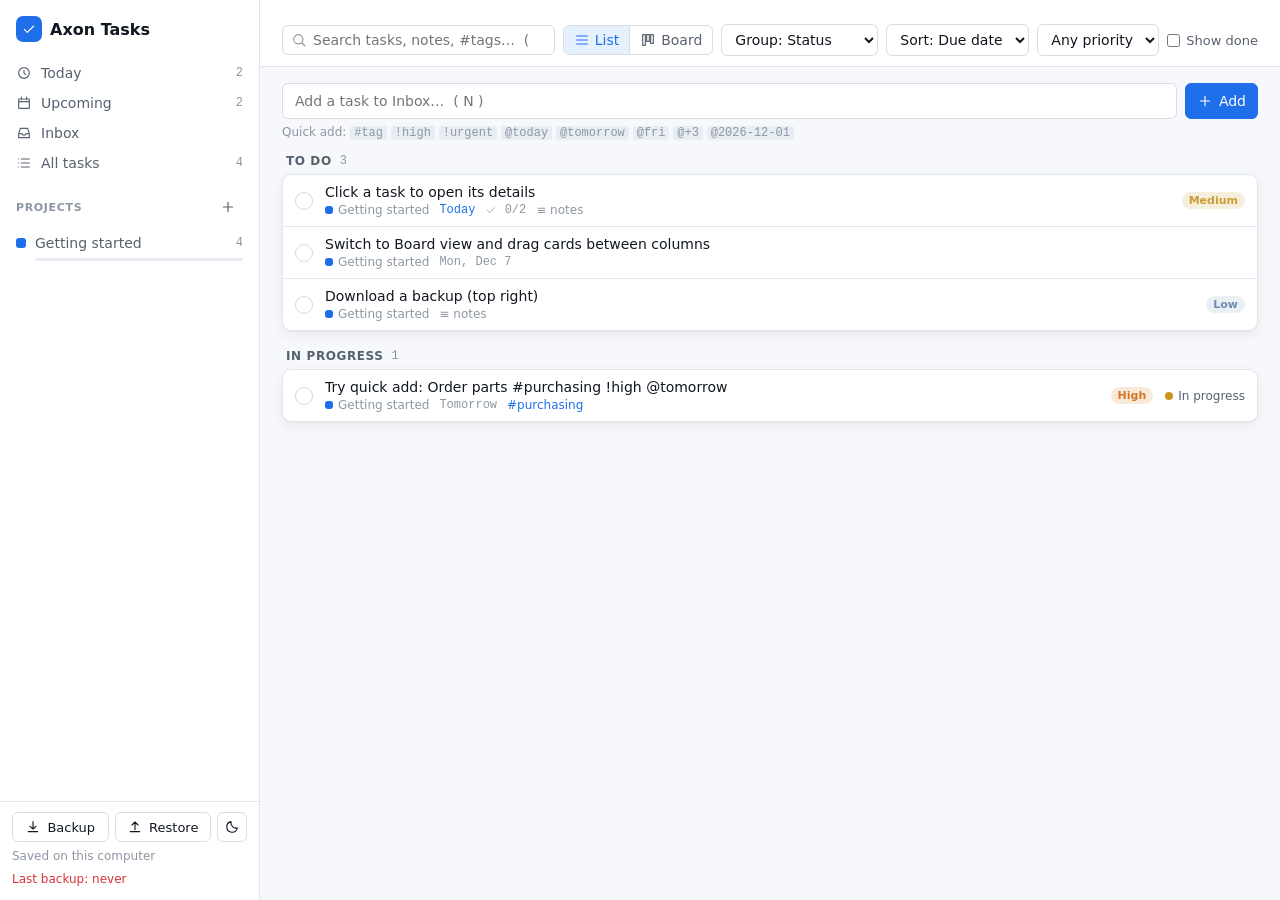
<file: axon-tasks/index.html>
<!DOCTYPE html>
<html lang="en">
<head>
<meta charset="UTF-8">
<meta name="viewport" content="width=device-width, initial-scale=1.0">
<title>Axon Tasks</title>
<!-- Axon Tasks — offline project & task manager.
     One self-contained file: no network, no build step. Data lives in this
     browser's localStorage; use Export backup for a file copy. -->
<style>
/* ============================================
   DATUM DESIGN TOKENS (shared with Axon)
   ============================================ */
:root {
  --bg:#eef2f7; --canvas:#f6f8fb; --surface:#ffffff; --surface-2:#f1f4f8; --surface-3:#e8edf3;
  --border:#e0e6ee; --border-2:#d2dae4;
  --ink:#101720; --ink-2:#56616f; --ink-3:#8d97a4;
  --accent:#1f6feb; --accent-2:#1559c4; --accent-soft:#e7f0fe; --on-accent:#ffffff;
  --ctl:#ffffff; --ctl-border:#d6dde6; --ctl-hover:#f2f5f9;
  --radius:9px; --radius-sm:6px;
  --shadow-card:0 1px 2px rgba(16,23,32,.04), 0 4px 14px rgba(16,23,32,.06);
  --shadow-pop:0 8px 30px rgba(16,23,32,.14);
  --font-sans:'IBM Plex Sans','Segoe UI',system-ui,-apple-system,Roboto,sans-serif;
  --font-mono:'IBM Plex Mono',Consolas,'Courier New',ui-monospace,monospace;

  --st-todo:#8d97a4;
  --st-doing:oklch(0.70 0.14 80);
  --st-blocked:oklch(0.60 0.20 25);
  --st-done:oklch(0.62 0.14 150);
  --pr-1:#6b8bb3; --pr-2:oklch(0.72 0.13 85); --pr-3:oklch(0.66 0.15 55); --pr-4:oklch(0.60 0.20 25);
  --danger:oklch(0.58 0.20 25);
}
[data-theme="dark"] {
  --bg:#0c1119; --canvas:#0e141d; --surface:#141c28; --surface-2:#1a2433; --surface-3:#22303f;
  --border:#26303f; --border-2:#33445a;
  --ink:#e8eef7; --ink-2:#9aabc1; --ink-3:#65758c;
  --accent:#4f9df3; --accent-2:#75b4f7; --accent-soft:rgba(79,157,243,.14); --on-accent:#08111f;
  --ctl:#1a2433; --ctl-border:#2c3a4d; --ctl-hover:#22303f;
  --shadow-card:0 1px 0 rgba(255,255,255,.03), 0 8px 26px rgba(0,0,0,.45);
  --shadow-pop:0 12px 40px rgba(0,0,0,.6);
  --st-todo:#65758c; --danger:oklch(0.68 0.18 25);
}

* { margin:0; padding:0; box-sizing:border-box; }
html, body { height:100%; }
body { font-family:var(--font-sans); font-size:14px; background:var(--bg); color:var(--ink); overflow:hidden; }
button, input, select, textarea { font:inherit; color:inherit; }
.mono { font-family:var(--font-mono); }
svg.i { width:16px; height:16px; flex:none; vertical-align:middle; }

.app { display:flex; height:100vh; }

/* ---------- sidebar ---------- */
.sidebar { width:260px; flex:none; background:var(--surface); border-right:1px solid var(--border); display:flex; flex-direction:column; min-height:0; }
.brand { display:flex; align-items:center; gap:8px; padding:16px 16px 12px; font-weight:700; font-size:16px; }
.brand .logo { width:26px; height:26px; border-radius:7px; background:var(--accent); color:var(--on-accent); display:grid; place-items:center; }
.nav { padding:4px 8px; overflow-y:auto; flex:1; min-height:0; }
.nav-sec { display:flex; align-items:center; justify-content:space-between; padding:14px 8px 6px; font-size:11px; font-weight:600; letter-spacing:.06em; text-transform:uppercase; color:var(--ink-3); }
.nav-item { display:flex; align-items:center; gap:9px; width:100%; padding:7px 8px; border:0; background:none; border-radius:var(--radius-sm); cursor:pointer; text-align:left; color:var(--ink-2); }
.nav-item:hover { background:var(--ctl-hover); color:var(--ink); }
.nav-item.active { background:var(--accent-soft); color:var(--accent); font-weight:500; }
.nav-item .name { flex:1; min-width:0; overflow:hidden; text-overflow:ellipsis; white-space:nowrap; }
.nav-item .count { font-family:var(--font-mono); font-size:12px; color:var(--ink-3); }
.nav-item.active .count { color:var(--accent); }
.nav-item .count.warn { color:var(--danger); }
.dot { width:10px; height:10px; border-radius:3px; flex:none; }
.mini-bar { height:3px; border-radius:2px; background:var(--surface-3); margin:0 8px 4px 27px; overflow:hidden; }
.mini-bar > span { display:block; height:100%; background:var(--st-done); }
.sidebar-foot { border-top:1px solid var(--border); padding:10px 12px 12px; display:flex; flex-direction:column; gap:6px; }
.foot-row { display:flex; gap:6px; }
.foot-note { font-size:12px; color:var(--ink-3); line-height:1.4; }
.foot-note.warn { color:var(--danger); }

/* ---------- controls ---------- */
.btn { display:inline-flex; align-items:center; gap:6px; padding:6px 11px; border:1px solid var(--ctl-border); background:var(--ctl); border-radius:var(--radius-sm); cursor:pointer; white-space:nowrap; }
.btn:hover { background:var(--ctl-hover); }
.btn.primary { background:var(--accent); border-color:var(--accent); color:var(--on-accent); font-weight:500; }
.btn.primary:hover { background:var(--accent-2); border-color:var(--accent-2); }
.btn.ghost { border-color:transparent; background:none; color:var(--ink-2); }
.btn.ghost:hover { background:var(--ctl-hover); color:var(--ink); }
.btn.danger { color:var(--danger); }
.btn.sm { padding:4px 8px; font-size:13px; }
.btn.icon { padding:6px; }
.btn.flex { flex:1; justify-content:center; }
.seg { display:inline-flex; border:1px solid var(--ctl-border); border-radius:var(--radius-sm); overflow:hidden; background:var(--ctl); }
.seg button { border:0; background:none; padding:6px 10px; cursor:pointer; display:inline-flex; align-items:center; gap:5px; color:var(--ink-2); }
.seg button + button { border-left:1px solid var(--ctl-border); }
.seg button.on { background:var(--accent-soft); color:var(--accent); }
.input, select.input, textarea.input { border:1px solid var(--ctl-border); background:var(--ctl); border-radius:var(--radius-sm); padding:6px 9px; outline:none; min-width:0; }
.input:focus { border-color:var(--accent); box-shadow:0 0 0 3px var(--accent-soft); }
textarea.input { resize:vertical; min-height:90px; line-height:1.45; width:100%; }
label.lbl { display:block; font-size:12px; font-weight:500; color:var(--ink-2); margin-bottom:4px; }

/* ---------- main ---------- */
.main { flex:1; min-width:0; display:flex; flex-direction:column; background:var(--canvas); }
.topbar { padding:14px 22px 10px; border-bottom:1px solid var(--border); background:var(--surface); display:flex; flex-direction:column; gap:10px; }
.title-row { display:flex; align-items:center; gap:10px; min-width:0; }
.title-row h1 { font-size:19px; font-weight:600; min-width:0; overflow:hidden; text-overflow:ellipsis; white-space:nowrap; }
.title-row .sub { color:var(--ink-3); font-size:13px; font-family:var(--font-mono); white-space:nowrap; }
.title-row .spacer { flex:1; }
.menu-btn { display:none; }
.proj-desc { color:var(--ink-2); font-size:13px; line-height:1.45; white-space:pre-wrap; }
.progress { display:flex; align-items:center; gap:10px; font-size:12px; color:var(--ink-3); font-family:var(--font-mono); }
.progress .bar { flex:1; max-width:320px; height:6px; border-radius:3px; background:var(--surface-3); overflow:hidden; }
.progress .bar > span { display:block; height:100%; background:var(--st-done); }
.tools { display:flex; flex-wrap:wrap; align-items:center; gap:8px; }
.tools .search { flex:1; min-width:160px; max-width:320px; position:relative; }
.tools .search input { width:100%; padding-left:30px; }
.tools .search svg { position:absolute; left:9px; top:50%; transform:translateY(-50%); color:var(--ink-3); }
.check-lbl { display:inline-flex; align-items:center; gap:6px; font-size:13px; color:var(--ink-2); cursor:pointer; user-select:none; }

.content { flex:1; overflow:auto; padding:16px 22px 40px; min-height:0; }
.quick { display:flex; gap:8px; margin-bottom:14px; }
.quick input { flex:1; padding:9px 12px; }
.hint { font-size:12px; color:var(--ink-3); margin:-8px 0 14px; }
.hint code { font-family:var(--font-mono); background:var(--surface-3); padding:0 4px; border-radius:3px; }

/* list */
.group { margin-bottom:18px; }
.group-h { display:flex; align-items:center; gap:8px; font-size:12px; font-weight:600; text-transform:uppercase; letter-spacing:.05em; color:var(--ink-2); padding:0 4px 6px; }
.group-h .n { font-family:var(--font-mono); color:var(--ink-3); font-weight:400; }
.group-h.overdue { color:var(--danger); }
.rows { background:var(--surface); border:1px solid var(--border); border-radius:var(--radius); box-shadow:var(--shadow-card); overflow:hidden; }
.row { display:flex; align-items:center; gap:12px; padding:9px 12px; cursor:pointer; border-top:1px solid var(--border); }
.row:first-child { border-top:0; }
.row:hover { background:var(--surface-2); }
.row.sel { background:var(--accent-soft); }
.row.done .row-title { color:var(--ink-3); text-decoration:line-through; }
.check { width:18px; height:18px; flex:none; border:1.6px solid var(--border-2); border-radius:50%; background:none; cursor:pointer; display:grid; place-items:center; color:transparent; }
.check:hover { border-color:var(--st-done); color:var(--st-done); }
.check.on { background:var(--st-done); border-color:var(--st-done); color:#fff; }
.check svg { width:12px; height:12px; }
.row-main { flex:1; min-width:0; }
.row-title { overflow:hidden; text-overflow:ellipsis; white-space:nowrap; }
.meta { display:flex; flex-wrap:wrap; align-items:center; gap:4px 10px; margin-top:3px; font-size:12px; color:var(--ink-3); }
.meta .due { font-family:var(--font-mono); }
.meta .due.over { color:var(--danger); font-weight:500; }
.meta .due.today { color:var(--accent); font-weight:500; }
.chip { display:inline-flex; align-items:center; gap:5px; max-width:180px; }
.chip span { overflow:hidden; text-overflow:ellipsis; white-space:nowrap; }
.tag { color:var(--accent); }
.prio { font-size:11px; font-weight:600; padding:2px 7px; border-radius:10px; white-space:nowrap; }
.prio.p1 { color:var(--pr-1); background:color-mix(in srgb, var(--pr-1) 14%, transparent); }
.prio.p2 { color:var(--pr-2); background:color-mix(in srgb, var(--pr-2) 16%, transparent); }
.prio.p3 { color:var(--pr-3); background:color-mix(in srgb, var(--pr-3) 16%, transparent); }
.prio.p4 { color:var(--pr-4); background:color-mix(in srgb, var(--pr-4) 16%, transparent); }
.pill { display:inline-flex; align-items:center; gap:5px; font-size:12px; color:var(--ink-2); white-space:nowrap; }
.pill::before { content:''; width:8px; height:8px; border-radius:50%; background:var(--c); }
.st-todo { --c:var(--st-todo); } .st-doing { --c:var(--st-doing); } .st-blocked { --c:var(--st-blocked); } .st-done { --c:var(--st-done); }

/* board */
.board { display:grid; grid-template-columns:repeat(4, minmax(220px, 1fr)); gap:14px; align-items:start; min-width:920px; }
.col { background:var(--surface-2); border:1px solid var(--border); border-radius:var(--radius); padding:10px; min-height:140px; }
.col.drop { border-color:var(--accent); background:var(--accent-soft); }
.col-h { display:flex; align-items:center; justify-content:space-between; padding:0 2px 8px; font-weight:600; font-size:13px; }
.col-h .n { font-family:var(--font-mono); color:var(--ink-3); font-weight:400; }
.card { background:var(--surface); border:1px solid var(--border); border-left:3px solid var(--pc, var(--border-2)); border-radius:var(--radius-sm); padding:9px 10px; margin-bottom:8px; cursor:grab; box-shadow:var(--shadow-card); }
.card:hover { border-color:var(--border-2); border-left-color:var(--pc, var(--border-2)); }
.card.dragging { opacity:.45; }
.card .t { line-height:1.35; word-break:break-word; }
.card.done .t { color:var(--ink-3); text-decoration:line-through; }
.card .meta { margin-top:6px; }

.empty { text-align:center; color:var(--ink-3); padding:50px 20px; }
.empty .big { font-size:15px; color:var(--ink-2); margin-bottom:6px; }

/* ---------- drawer ---------- */
.drawer { width:400px; flex:none; background:var(--surface); border-left:1px solid var(--border); display:none; flex-direction:column; min-height:0; }
.drawer.open { display:flex; }
.drawer-h { display:flex; align-items:center; gap:6px; padding:12px 14px; border-bottom:1px solid var(--border); }
.drawer-h .spacer { flex:1; }
.drawer-b { padding:16px; overflow-y:auto; display:flex; flex-direction:column; gap:14px; }
.title-input { width:100%; font-size:17px; font-weight:600; border:1px solid transparent; background:none; border-radius:var(--radius-sm); padding:5px 7px; margin:-5px -7px 0; outline:none; resize:none; line-height:1.35; }
.title-input:hover { border-color:var(--ctl-border); }
.title-input:focus { border-color:var(--accent); box-shadow:0 0 0 3px var(--accent-soft); }
.grid2 { display:grid; grid-template-columns:1fr 1fr; gap:12px; }
.grid2 .input { width:100%; }
.sub-list { display:flex; flex-direction:column; gap:2px; }
.sub { display:flex; align-items:center; gap:8px; padding:3px 0; }
.sub input[type=text] { flex:1; border:1px solid transparent; background:none; padding:4px 6px; border-radius:var(--radius-sm); outline:none; }
.sub input[type=text]:focus { border-color:var(--accent); }
.sub.done input[type=text] { color:var(--ink-3); text-decoration:line-through; }
.sub .x { opacity:0; }
.sub:hover .x { opacity:1; }
.stamp { font-size:12px; color:var(--ink-3); font-family:var(--font-mono); line-height:1.6; }

/* ---------- modal / toast ---------- */
.backdrop { position:fixed; inset:0; background:rgba(10,15,25,.45); display:none; align-items:flex-start; justify-content:center; padding:10vh 16px 16px; z-index:20; }
.backdrop.open { display:flex; }
.modal { background:var(--surface); border:1px solid var(--border); border-radius:12px; box-shadow:var(--shadow-pop); width:100%; max-width:440px; padding:20px; display:flex; flex-direction:column; gap:14px; }
.modal h2 { font-size:16px; }
.modal .input { width:100%; }
.modal .actions { display:flex; justify-content:flex-end; gap:8px; }
.swatches { display:flex; flex-wrap:wrap; gap:8px; }
.swatch { width:26px; height:26px; border-radius:7px; border:2px solid transparent; cursor:pointer; }
.swatch.on { border-color:var(--ink); }
.toast { position:fixed; bottom:20px; left:50%; transform:translateX(-50%) translateY(20px); background:var(--ink); color:var(--surface); padding:9px 16px; border-radius:8px; font-size:13px; opacity:0; pointer-events:none; transition:.2s; z-index:30; display:flex; gap:12px; align-items:center; }
.toast.show { opacity:1; transform:translateX(-50%); pointer-events:auto; }
.toast button { background:none; border:0; color:var(--accent-2); font-weight:600; cursor:pointer; }
.kbd { font-family:var(--font-mono); font-size:11px; border:1px solid var(--border-2); border-bottom-width:2px; border-radius:4px; padding:0 4px; color:var(--ink-3); }

/* ---------- narrow screens ---------- */
@media (max-width: 900px) {
  .drawer { position:fixed; inset:0 0 0 auto; width:min(420px, 100%); z-index:15; box-shadow:var(--shadow-pop); }
}
@media (max-width: 760px) {
  .sidebar { position:fixed; inset:0 auto 0 0; z-index:16; transform:translateX(-100%); transition:transform .2s; }
  .sidebar.open { transform:none; box-shadow:var(--shadow-pop); }
  .menu-btn { display:inline-flex; }
  .topbar, .content { padding-left:16px; padding-right:16px; }
  .tools .search { max-width:none; flex-basis:100%; }
  .hint { display:none; }
}
</style>
</head>
<body>
<div class="app">
  <aside class="sidebar" id="sidebar"></aside>
  <main class="main">
    <header class="topbar" id="topbar"></header>
    <section class="content" id="content"></section>
  </main>
  <aside class="drawer" id="drawer"></aside>
</div>
<div class="backdrop" id="modal"></div>
<div class="toast" id="toast"></div>
<input type="file" id="importInput" accept=".json,application/json" hidden>

<script>
'use strict';
// ============================================================
// CONSTANTS
// ============================================================
const STORE_KEY = 'axonTasks.v1';
const STATUSES = [
  { id: 'todo', label: 'To do' },
  { id: 'doing', label: 'In progress' },
  { id: 'blocked', label: 'Blocked' },
  { id: 'done', label: 'Done' }
];
const PRIORITIES = ['None', 'Low', 'Medium', 'High', 'Urgent'];
const PROJECT_COLORS = ['#1f6feb', '#2e9e5b', '#8250df', '#d97706', '#dc2626', '#0e9aa7', '#db2777', '#64748b'];
const WEEKDAYS = ['sun', 'mon', 'tue', 'wed', 'thu', 'fri', 'sat'];
const BACKUP_NAG_DAYS = 7;

const ICON = {
  today: 'M12 4a8 8 0 1 0 0 16 8 8 0 0 0 0-16z M12 8v4l2.5 2.5',
  upcoming: 'M4 6h16v14H4z M4 10h16 M8 3v4 M16 3v4',
  inbox: 'M4 13l2.5-8h11l2.5 8v6H4z M4 13h5l1 2h4l1-2h5',
  all: 'M8 6h12 M8 12h12 M8 18h12 M4 6h.01 M4 12h.01 M4 18h.01',
  plus: 'M12 5v14 M5 12h14',
  search: 'M11 4a7 7 0 1 0 0 14 7 7 0 0 0 0-14z M21 21l-4.5-4.5',
  list: 'M4 6h16 M4 12h16 M4 18h16',
  board: 'M4 4h4v16H4z M10 4h4v10h-4z M16 4h4v13h-4z',
  check: 'M5 12.5l4.5 4.5L19 7.5',
  close: 'M6 6l12 12 M18 6 6 18',
  trash: 'M4 7h16 M9 7V5h6v2 M6 7l1 13h10l1-13',
  copy: 'M9 9h10v10H9z M5 15V5h10',
  edit: 'M4 20h4L18.5 9.5a2.1 2.1 0 0 0-3-3L5 17v3z M13.5 6.5l3 3',
  archive: 'M4 5h16v4H4z M6 9v10h12V9 M10 13h4',
  download: 'M12 4v11 M7.5 11l4.5 4 4.5-4 M5 19h14',
  upload: 'M12 16V5 M7.5 9 12 4.5 16.5 9 M5 19h14',
  sun: 'M12 8a4 4 0 1 0 0 8 4 4 0 0 0 0-8z M12 2.5v2 M12 19.5v2 M2.5 12h2 M19.5 12h2 M5 5l1.4 1.4 M17.6 17.6 19 19 M19 5l-1.4 1.4 M6.4 17.6 5 19',
  moon: 'M20 13.5A8 8 0 0 1 10.5 4 8 8 0 1 0 20 13.5z',
  menu: 'M4 7h16 M4 12h16 M4 17h16',
  chevron: 'M9 5l7 7-7 7',
  chevdown: 'M5 9l7 7 7-7'
};
const ic = (name, extra = '') => `<svg class="i" ${extra} viewBox="0 0 24 24" fill="none" stroke="currentColor" stroke-width="1.7" stroke-linecap="round" stroke-linejoin="round" aria-hidden="true"><path d="${ICON[name]}"/></svg>`;

// ============================================================
// HELPERS
// ============================================================
const $ = id => document.getElementById(id);
const esc = s => String(s ?? '').replace(/&/g, '&amp;').replace(/</g, '&lt;').replace(/>/g, '&gt;').replace(/"/g, '&quot;');
const uid = () => Date.now().toString(36) + Math.random().toString(36).slice(2, 8);
const nowIso = () => new Date().toISOString();
const pad = n => String(n).padStart(2, '0');
const ymd = d => `${d.getFullYear()}-${pad(d.getMonth() + 1)}-${pad(d.getDate())}`;
const todayStr = () => ymd(new Date());
const parseYmd = s => { const [y, m, d] = s.split('-').map(Number); return new Date(y, m - 1, d); };
const addDays = (s, n) => { const d = parseYmd(s); d.setDate(d.getDate() + n); return ymd(d); };
const localDay = iso => iso ? ymd(new Date(iso)) : null;
const daysBetween = (a, b) => Math.round((parseYmd(b) - parseYmd(a)) / 86400000);

function fmtDue(s) {
  if (!s) return '';
  const diff = daysBetween(todayStr(), s);
  if (diff === 0) return 'Today';
  if (diff === 1) return 'Tomorrow';
  if (diff === -1) return 'Yesterday';
  const d = parseYmd(s);
  const opts = { weekday: 'short', day: 'numeric', month: 'short' };
  if (d.getFullYear() !== new Date().getFullYear()) opts.year = 'numeric';
  return d.toLocaleDateString(undefined, opts);
}
function fmtStamp(iso) {
  return iso ? new Date(iso).toLocaleString(undefined, { day: 'numeric', month: 'short', year: 'numeric', hour: '2-digit', minute: '2-digit' }) : '—';
}

// ============================================================
// STORE
// ============================================================
function emptyDb() {
  return { version: 1, projects: [], tasks: [], settings: { theme: null, view: 'today', layout: 'list', lastBackup: null } };
}

function normalizeTask(t) {
  return {
    id: String(t.id || uid()),
    projectId: t.projectId || null,
    title: String(t.title || 'Untitled'),
    notes: String(t.notes || ''),
    status: STATUSES.some(s => s.id === t.status) ? t.status : 'todo',
    priority: Math.min(4, Math.max(0, Number(t.priority) || 0)),
    due: /^\d{4}-\d{2}-\d{2}$/.test(t.due || '') ? t.due : null,
    tags: Array.isArray(t.tags) ? t.tags.map(String).filter(Boolean) : [],
    subtasks: Array.isArray(t.subtasks) ? t.subtasks.map(s => ({ id: String(s.id || uid()), title: String(s.title || ''), done: !!s.done })) : [],
    createdAt: t.createdAt || nowIso(),
    updatedAt: t.updatedAt || nowIso(),
    completedAt: t.completedAt || null
  };
}
function normalizeProject(p, i) {
  return {
    id: String(p.id || uid()),
    name: String(p.name || 'Untitled project'),
    color: p.color || PROJECT_COLORS[i % PROJECT_COLORS.length],
    description: String(p.description || ''),
    archived: !!p.archived,
    createdAt: p.createdAt || nowIso()
  };
}
function normalizeDb(raw) {
  const base = emptyDb();
  if (!raw || !Array.isArray(raw.tasks) || !Array.isArray(raw.projects)) return null;
  base.projects = raw.projects.map(normalizeProject);
  const ids = new Set(base.projects.map(p => p.id));
  base.tasks = raw.tasks.map(normalizeTask).map(t => (t.projectId && !ids.has(t.projectId) ? { ...t, projectId: null } : t));
  base.settings = { ...base.settings, ...(raw.settings || {}) };
  return base;
}

function seedDb() {
  const db = emptyDb();
  const p = normalizeProject({ name: 'Getting started', color: PROJECT_COLORS[0], description: 'A sample project. Delete it whenever you like.' }, 0);
  db.projects.push(p);
  const t = todayStr();
  db.tasks.push(
    normalizeTask({ projectId: p.id, title: 'Click a task to open its details', notes: 'Edit the title, notes, status, priority, due date, tags and subtasks here. Everything saves automatically.', due: t, priority: 2, subtasks: [{ title: 'Open this task' }, { title: 'Tick this subtask' }] }),
    normalizeTask({ projectId: p.id, title: 'Try quick add: Order parts #purchasing !high @tomorrow', status: 'doing', due: addDays(t, 1), priority: 3, tags: ['purchasing'] }),
    normalizeTask({ projectId: p.id, title: 'Switch to Board view and drag cards between columns', due: addDays(t, 3) }),
    normalizeTask({ projectId: p.id, title: 'Export a backup from the sidebar', notes: 'Your data lives in this browser. Keep a backup file somewhere safe.', priority: 1 })
  );
  return db;
}

function loadDb() {
  try {
    const raw = localStorage.getItem(STORE_KEY);
    if (raw) {
      const db = normalizeDb(JSON.parse(raw));
      if (db) return db;
    }
  } catch (e) {
    console.error('Failed to load data', e);
  }
  return seedDb();
}

let db = loadDb();
let saveTimer = null;
let saveOk = true;

function save() {
  clearTimeout(saveTimer);
  saveTimer = setTimeout(() => {
    try {
      localStorage.setItem(STORE_KEY, JSON.stringify(db));
      saveOk = true;
    } catch (e) {
      console.error('Save failed', e);
      saveOk = false;
      toast('Could not save. Export a backup now.');
    }
    renderFoot();
  }, 150);
}
window.addEventListener('beforeunload', () => {
  if (saveTimer) { clearTimeout(saveTimer); try { localStorage.setItem(STORE_KEY, JSON.stringify(db)); } catch (e) { /* ignore */ } }
});

// ============================================================
// UI STATE
// ============================================================
const ui = {
  view: db.settings.view || 'today',     // today | upcoming | inbox | all | project:<id>
  layout: db.settings.layout || 'list',  // list | board
  search: '',
  showDone: false,
  priority: 'any',
  sort: 'due',
  group: null,                           // null = default for view
  openTask: null,
  showArchived: false
};
if (ui.view.startsWith('project:') && !projectById(ui.view.slice(8))) ui.view = 'today';

function projectById(id) { return db.projects.find(p => p.id === id); }
function taskById(id) { return db.tasks.find(t => t.id === id); }
function currentProject() { return ui.view.startsWith('project:') ? projectById(ui.view.slice(8)) : null; }
function defaultGroup() {
  if (ui.view === 'today' || ui.view === 'upcoming') return 'due';
  if (ui.view === 'all') return 'project';
  return 'status';
}
function setView(v) {
  ui.view = v; ui.group = null;
  db.settings.view = v; save();
  $('sidebar').classList.remove('open');
  render();
}

// ============================================================
// TASK QUERIES
// ============================================================
function inView(t, view) {
  const today = todayStr();
  const p = t.projectId ? projectById(t.projectId) : null;
  if (!view.startsWith('project:') && p && p.archived) return false;
  if (view === 'today') {
    if (t.status === 'done') return localDay(t.completedAt) === today;
    return (t.due && t.due <= today) || t.status === 'doing';
  }
  if (view === 'upcoming') return !!t.due && t.due > today;
  if (view === 'inbox') return !t.projectId;
  if (view.startsWith('project:')) return t.projectId === view.slice(8);
  return true;
}
const openCount = view => db.tasks.filter(t => t.status !== 'done' && inView(t, view)).length;

function matchesFilters(t) {
  if (ui.priority !== 'any' && t.priority !== Number(ui.priority)) return false;
  const q = ui.search.trim().toLowerCase();
  if (!q) return true;
  const p = t.projectId ? projectById(t.projectId) : null;
  const hay = [t.title, t.notes, t.tags.map(x => '#' + x).join(' '), p ? p.name : '', t.subtasks.map(s => s.title).join(' ')].join(' ').toLowerCase();
  return q.split(/\s+/).every(w => hay.includes(w));
}

const SORTS = {
  due: (a, b) => (a.due || '9999') < (b.due || '9999') ? -1 : (a.due || '9999') > (b.due || '9999') ? 1 : b.priority - a.priority,
  priority: (a, b) => b.priority - a.priority || SORTS.due(a, b),
  created: (a, b) => (a.createdAt < b.createdAt ? 1 : -1),
  title: (a, b) => a.title.localeCompare(b.title)
};

function visibleTasks(forBoard) {
  return db.tasks
    .filter(t => inView(t, ui.view))
    .filter(t => forBoard || ui.showDone || t.status !== 'done')
    .filter(matchesFilters)
    .sort(SORTS[ui.sort]);
}

function dueBucket(t) {
  if (!t.due) return t.status === 'doing' ? ['3', 'In progress, no date'] : ['6', 'No date'];
  const diff = daysBetween(todayStr(), t.due);
  if (t.status === 'done') return diff < 0 ? ['1', 'Earlier'] : ['2', 'Today'];
  if (diff < 0) return ['0', 'Overdue'];
  if (diff === 0) return ['2', 'Today'];
  if (diff === 1) return ['4', 'Tomorrow'];
  if (diff <= 7) return ['5', 'Next 7 days'];
  return ['5z', 'Later'];
}
function groupTasks(tasks, mode) {
  const groups = new Map();
  const put = (key, label, t) => { if (!groups.has(key)) groups.set(key, { label, tasks: [] }); groups.get(key).tasks.push(t); };
  for (const t of tasks) {
    if (mode === 'status') { const i = STATUSES.findIndex(s => s.id === t.status); put(String(i), STATUSES[i].label, t); }
    else if (mode === 'project') { const p = t.projectId ? projectById(t.projectId) : null; put(p ? '1' + p.name.toLowerCase() + p.id : '0', p ? p.name : 'Inbox', t); }
    else if (mode === 'priority') put(String(9 - t.priority), PRIORITIES[t.priority] + ' priority', t);
    else if (mode === 'due') { const [k, l] = dueBucket(t); put(k, l, t); }
    else put('0', '', t);
  }
  return [...groups.entries()].sort((a, b) => (a[0] < b[0] ? -1 : 1)).map(e => e[1]);
}

// ============================================================
// MUTATIONS
// ============================================================
function updateTask(id, patch) {
  const t = taskById(id);
  if (!t) return;
  if (patch.status && patch.status !== t.status) {
    patch.completedAt = patch.status === 'done' ? nowIso() : null;
  }
  Object.assign(t, patch, { updatedAt: nowIso() });
  save();
}
function createTask(fields) {
  const t = normalizeTask({ ...fields, createdAt: nowIso(), updatedAt: nowIso() });
  db.tasks.push(t);
  save();
  return t;
}
function deleteTask(id) {
  const i = db.tasks.findIndex(t => t.id === id);
  if (i < 0) return;
  const [removed] = db.tasks.splice(i, 1);
  if (ui.openTask === id) closeDrawer();
  save(); render();
  toast(`Deleted "${removed.title}"`, 'Undo', () => { db.tasks.splice(i, 0, removed); save(); render(); });
}
function toggleDone(id) {
  const t = taskById(id);
  if (!t) return;
  updateTask(id, { status: t.status === 'done' ? 'todo' : 'done' });
  render();
}

// Quick add syntax: #tag  !low|!med|!high|!urgent|!1-4  @today|@tomorrow|@mon..@sun|@YYYY-MM-DD|@+3
function parseQuick(text) {
  const out = { tags: [], priority: 0, due: null };
  const pmap = { low: 1, med: 2, medium: 2, high: 3, urgent: 4, '1': 1, '2': 2, '3': 3, '4': 4 };
  let s = ' ' + text + ' ';
  s = s.replace(/\s#([\p{L}\p{N}_-]+)(?=\s)/gu, (m, tag) => { out.tags.push(tag); return ' '; });
  s = s.replace(/\s!(low|med|medium|high|urgent|[1-4])(?=\s)/gi, (m, p) => { out.priority = pmap[p.toLowerCase()]; return ' '; });
  s = s.replace(/\s@(today|tod|tomorrow|tom|mon|tue|wed|thu|fri|sat|sun|\d{4}-\d{2}-\d{2}|\+\d{1,3})(?=\s)/gi, (m, d) => {
    const t = todayStr(); d = d.toLowerCase();
    if (d === 'today' || d === 'tod') out.due = t;
    else if (d === 'tomorrow' || d === 'tom') out.due = addDays(t, 1);
    else if (d.startsWith('+')) out.due = addDays(t, Number(d.slice(1)));
    else if (WEEKDAYS.includes(d)) { const cur = new Date().getDay(); let n = (WEEKDAYS.indexOf(d) - cur + 7) % 7; if (n === 0) n = 7; out.due = addDays(t, n); }
    else out.due = d;
    return ' ';
  });
  out.title = s.replace(/\s+/g, ' ').trim();
  return out;
}

function quickAdd(text) {
  const q = parseQuick(text);
  if (!q.title) return;
  const p = currentProject();
  if (!q.due && ui.view === 'today') q.due = todayStr();
  if (!q.due && ui.view === 'upcoming') q.due = addDays(todayStr(), 1);
  const t = createTask({ ...q, projectId: p ? p.id : null });
  render();
  const where = p ? p.name : 'Inbox';
  toast(`Added to ${where}${q.due ? ' · ' + fmtDue(q.due) : ''}`, 'Open', () => openDrawer(t.id));
}

// ============================================================
// RENDER: SIDEBAR
// ============================================================
function navItem(view, icon, label, extra = '') {
  const n = openCount(view);
  const over = view === 'today' && db.tasks.some(t => t.status !== 'done' && t.due && t.due < todayStr() && inView(t, 'today'));
  return `<button class="nav-item ${ui.view === view ? 'active' : ''}" data-view="${esc(view)}">${icon}<span class="name">${esc(label)}</span>${extra}<span class="count ${over ? 'warn' : ''}">${n || ''}</span></button>`;
}
function projectNav(p) {
  const all = db.tasks.filter(t => t.projectId === p.id);
  const done = all.filter(t => t.status === 'done').length;
  const pct = all.length ? Math.round((done / all.length) * 100) : 0;
  return navItem('project:' + p.id, `<span class="dot" style="background:${esc(p.color)}"></span>`, p.name)
    + (all.length ? `<div class="mini-bar" title="${done}/${all.length} done"><span style="width:${pct}%"></span></div>` : '');
}

function renderSidebar() {
  const active = db.projects.filter(p => !p.archived);
  const archived = db.projects.filter(p => p.archived);
  $('sidebar').innerHTML = `
    <div class="brand"><span class="logo">${ic('check')}</span>Axon Tasks</div>
    <nav class="nav">
      ${navItem('today', ic('today'), 'Today')}
      ${navItem('upcoming', ic('upcoming'), 'Upcoming')}
      ${navItem('inbox', ic('inbox'), 'Inbox')}
      ${navItem('all', ic('all'), 'All tasks')}
      <div class="nav-sec"><span>Projects</span><button class="btn ghost sm icon" data-act="new-project" title="New project">${ic('plus')}</button></div>
      ${active.map(projectNav).join('') || '<div class="foot-note" style="padding:2px 8px">No projects yet.</div>'}
      ${archived.length ? `
        <button class="nav-item" data-act="toggle-archived">${ic(ui.showArchived ? 'chevdown' : 'chevron')}<span class="name">Archived</span><span class="count">${archived.length}</span></button>
        ${ui.showArchived ? archived.map(projectNav).join('') : ''}` : ''}
    </nav>
    <div class="sidebar-foot" id="sidebarFoot"></div>`;
  renderFoot();
}

function renderFoot() {
  const el = $('sidebarFoot');
  if (!el) return;
  const last = db.settings.lastBackup;
  const age = last ? daysBetween(localDay(last), todayStr()) : null;
  const nag = db.tasks.length > 0 && (age === null || age >= BACKUP_NAG_DAYS);
  const lastTxt = last ? (age === 0 ? 'today' : age === 1 ? 'yesterday' : `${age} days ago`) : 'never';
  const dark = document.documentElement.dataset.theme === 'dark';
  el.innerHTML = `
    <div class="foot-row">
      <button class="btn sm flex" data-act="export" title="Download all data as a JSON file">${ic('download')}Backup</button>
      <button class="btn sm flex" data-act="import" title="Restore from a backup file">${ic('upload')}Restore</button>
      <button class="btn sm icon" data-act="theme" title="Toggle dark mode">${ic(dark ? 'sun' : 'moon')}</button>
    </div>
    <div class="foot-note ${saveOk ? '' : 'warn'}">${saveOk ? 'Saved on this computer' : 'Not saved — export a backup'}</div>
    <div class="foot-note ${nag ? 'warn' : ''}">Last backup: ${lastTxt}</div>`;
}

// ============================================================
// RENDER: TOPBAR
// ============================================================
function viewTitle() {
  const p = currentProject();
  if (p) return p.name;
  return { today: 'Today', upcoming: 'Upcoming', inbox: 'Inbox', all: 'All tasks' }[ui.view];
}

function renderTopbar() {
  const p = currentProject();
  const group = ui.group || defaultGroup();
  let projectExtras = '';
  if (p) {
    const all = db.tasks.filter(t => t.projectId === p.id);
    const done = all.filter(t => t.status === 'done').length;
    const pct = all.length ? Math.round((done / all.length) * 100) : 0;
    projectExtras = `
      ${p.description ? `<div class="proj-desc">${esc(p.description)}</div>` : ''}
      <div class="progress"><div class="bar"><span style="width:${pct}%"></span></div>${done}/${all.length} done · ${pct}%</div>`;
  }
  const sub = ui.view === 'today' ? new Date().toLocaleDateString(undefined, { weekday: 'long', day: 'numeric', month: 'long' }) : '';
  $('topbar').innerHTML = `
    <div class="title-row">
      <button class="btn ghost icon menu-btn" data-act="menu" title="Menu">${ic('menu')}</button>
      ${p ? `<span class="dot" style="background:${esc(p.color)};width:12px;height:12px"></span>` : ''}
      <h1>${esc(viewTitle())}</h1>
      ${sub ? `<span class="sub">${esc(sub)}</span>` : ''}
      ${p && p.archived ? '<span class="sub">(archived)</span>' : ''}
      <span class="spacer"></span>
      ${p ? `
        <button class="btn ghost sm" data-act="edit-project" title="Edit project">${ic('edit')}<span>Edit</span></button>
        <button class="btn ghost sm" data-act="archive-project" title="${p.archived ? 'Restore' : 'Archive'} project">${ic('archive')}<span>${p.archived ? 'Restore' : 'Archive'}</span></button>
        <button class="btn ghost sm danger" data-act="delete-project" title="Delete project">${ic('trash')}</button>` : ''}
    </div>
    ${projectExtras}
    <div class="tools">
      <div class="search">${ic('search')}<input class="input" id="searchInput" type="search" placeholder="Search tasks, notes, #tags…  ( / )" value="${esc(ui.search)}"></div>
      <div class="seg">
        <button data-layout="list" class="${ui.layout === 'list' ? 'on' : ''}" title="List view">${ic('list')}List</button>
        <button data-layout="board" class="${ui.layout === 'board' ? 'on' : ''}" title="Board view">${ic('board')}Board</button>
      </div>
      ${ui.layout === 'list' ? `
        <select class="input" id="groupSel" title="Group by">
          ${[['due', 'Group: Due date'], ['status', 'Group: Status'], ['project', 'Group: Project'], ['priority', 'Group: Priority'], ['none', 'No grouping']].map(([v, l]) => `<option value="${v}" ${group === v ? 'selected' : ''}>${l}</option>`).join('')}
        </select>` : ''}
      <select class="input" id="sortSel" title="Sort by">
        ${[['due', 'Sort: Due date'], ['priority', 'Sort: Priority'], ['created', 'Sort: Newest'], ['title', 'Sort: Title']].map(([v, l]) => `<option value="${v}" ${ui.sort === v ? 'selected' : ''}>${l}</option>`).join('')}
      </select>
      <select class="input" id="prioSel" title="Filter by priority">
        <option value="any">Any priority</option>
        ${PRIORITIES.map((l, i) => `<option value="${i}" ${String(ui.priority) === String(i) ? 'selected' : ''}>${l}</option>`).join('')}
      </select>
      ${ui.layout === 'list' ? `<label class="check-lbl"><input type="checkbox" id="showDone" ${ui.showDone ? 'checked' : ''}> Show done</label>` : ''}
    </div>`;
}

// ============================================================
// RENDER: CONTENT
// ============================================================
function metaHtml(t, { showProject = true } = {}) {
  const parts = [];
  const p = t.projectId ? projectById(t.projectId) : null;
  if (showProject && p && !currentProject()) parts.push(`<span class="chip"><span class="dot" style="background:${esc(p.color)};width:8px;height:8px"></span><span>${esc(p.name)}</span></span>`);
  if (t.due) {
    const diff = daysBetween(todayStr(), t.due);
    const cls = t.status !== 'done' && diff < 0 ? 'over' : diff === 0 ? 'today' : '';
    parts.push(`<span class="due ${cls}">${esc(fmtDue(t.due))}</span>`);
  }
  if (t.subtasks.length) parts.push(`<span class="mono">${ic('check', 'style="width:12px;height:12px"')} ${t.subtasks.filter(s => s.done).length}/${t.subtasks.length}</span>`);
  if (t.notes.trim()) parts.push('<span title="Has notes">≡ notes</span>');
  t.tags.forEach(g => parts.push(`<span class="tag">#${esc(g)}</span>`));
  return parts.length ? `<div class="meta">${parts.join('')}</div>` : '';
}

function rowHtml(t) {
  const st = STATUSES.find(s => s.id === t.status);
  return `<div class="row ${t.status === 'done' ? 'done' : ''} ${ui.openTask === t.id ? 'sel' : ''}" data-task="${esc(t.id)}">
    <button class="check ${t.status === 'done' ? 'on' : ''}" data-act="toggle" title="Mark ${t.status === 'done' ? 'not done' : 'done'}">${ic('check')}</button>
    <div class="row-main"><div class="row-title">${esc(t.title)}</div>${metaHtml(t)}</div>
    ${t.priority ? `<span class="prio p${t.priority}">${PRIORITIES[t.priority]}</span>` : ''}
    ${t.status !== 'done' && t.status !== 'todo' ? `<span class="pill st-${t.status}">${st.label}</span>` : ''}
  </div>`;
}

function cardHtml(t) {
  const p = t.projectId ? projectById(t.projectId) : null;
  return `<div class="card ${t.status === 'done' ? 'done' : ''}" draggable="true" data-task="${esc(t.id)}" style="${p ? `--pc:${esc(p.color)}` : ''}">
    <div class="t">${esc(t.title)}</div>
    ${metaHtml(t)}
    ${t.priority ? `<div class="meta"><span class="prio p${t.priority}">${PRIORITIES[t.priority]}</span></div>` : ''}
  </div>`;
}

function quickHtml() {
  const p = currentProject();
  const where = p ? p.name : ui.view === 'today' ? 'Today' : ui.view === 'upcoming' ? 'tomorrow' : 'Inbox';
  return `<form class="quick" id="quickForm" autocomplete="off">
      <input class="input" id="quickInput" placeholder="Add a task to ${esc(where)}…  ( N )">
      <button class="btn primary" type="submit">${ic('plus')}Add</button>
    </form>
    <div class="hint">Quick add: <code>#tag</code> <code>!high</code> <code>!urgent</code> <code>@today</code> <code>@tomorrow</code> <code>@fri</code> <code>@+3</code> <code>@2026-12-01</code></div>`;
}

function emptyHtml() {
  const filtered = ui.search || ui.priority !== 'any';
  const msg = filtered ? ['No matching tasks', 'Try a different search or filter.']
    : ui.view === 'today' ? ['Nothing due today', 'Tasks that are due today, overdue, or in progress show up here.']
    : ui.view === 'upcoming' ? ['Nothing scheduled', 'Tasks with a future due date show up here.']
    : ['No tasks here yet', 'Use the box above to add one.'];
  return `<div class="empty"><div class="big">${msg[0]}</div>${msg[1]}</div>`;
}

function renderContent() {
  const el = $('content');
  const keepQuick = document.activeElement && document.activeElement.id === 'quickInput';
  if (ui.layout === 'board') {
    const tasks = visibleTasks(true);
    el.innerHTML = quickHtml() + `<div class="board">${STATUSES.map(s => {
      const col = tasks.filter(t => t.status === s.id);
      return `<div class="col" data-status="${s.id}">
        <div class="col-h"><span class="pill st-${s.id}">${s.label}</span><span class="n">${col.length}</span></div>
        ${col.map(cardHtml).join('')}
      </div>`;
    }).join('')}</div>`;
  } else {
    const tasks = visibleTasks(false);
    const groups = groupTasks(tasks, ui.group || defaultGroup());
    el.innerHTML = quickHtml() + (tasks.length ? groups.map(g => `
      <div class="group">
        ${g.label ? `<div class="group-h ${g.label === 'Overdue' ? 'overdue' : ''}">${esc(g.label)} <span class="n">${g.tasks.length}</span></div>` : ''}
        <div class="rows">${g.tasks.map(rowHtml).join('')}</div>
      </div>`).join('') : emptyHtml());
  }
  if (keepQuick) $('quickInput').focus();
}

// ============================================================
// RENDER: DRAWER (task details)
// ============================================================
function openDrawer(id) {
  ui.openTask = id;
  renderDrawer();
  renderContent();
}
function closeDrawer() {
  ui.openTask = null;
  $('drawer').classList.remove('open');
  $('drawer').innerHTML = '';
  renderContent();
}

function renderDrawer() {
  const t = taskById(ui.openTask);
  const el = $('drawer');
  if (!t) { el.classList.remove('open'); el.innerHTML = ''; return; }
  el.classList.add('open');
  const projOpts = ['<option value="">Inbox (no project)</option>']
    .concat(db.projects.filter(p => !p.archived || p.id === t.projectId).map(p => `<option value="${esc(p.id)}" ${p.id === t.projectId ? 'selected' : ''}>${esc(p.name)}${p.archived ? ' (archived)' : ''}</option>`));
  el.innerHTML = `
    <div class="drawer-h">
      <button class="btn sm ${t.status === 'done' ? '' : 'primary'}" data-act="drawer-done">${ic('check')}${t.status === 'done' ? 'Reopen' : 'Mark done'}</button>
      <span class="spacer"></span>
      <button class="btn ghost sm icon" data-act="duplicate" title="Duplicate">${ic('copy')}</button>
      <button class="btn ghost sm icon danger" data-act="delete-task" title="Delete">${ic('trash')}</button>
      <button class="btn ghost sm icon" data-act="close-drawer" title="Close (Esc)">${ic('close')}</button>
    </div>
    <div class="drawer-b">
      <textarea class="title-input" id="dTitle" rows="1">${esc(t.title)}</textarea>
      <div class="grid2">
        <div><label class="lbl">Status</label><select class="input" id="dStatus">${STATUSES.map(s => `<option value="${s.id}" ${s.id === t.status ? 'selected' : ''}>${s.label}</option>`).join('')}</select></div>
        <div><label class="lbl">Priority</label><select class="input" id="dPriority">${PRIORITIES.map((l, i) => `<option value="${i}" ${i === t.priority ? 'selected' : ''}>${l}</option>`).join('')}</select></div>
        <div><label class="lbl">Due date</label><input class="input" type="date" id="dDue" value="${t.due || ''}"></div>
        <div><label class="lbl">Project</label><select class="input" id="dProject">${projOpts.join('')}</select></div>
      </div>
      <div><label class="lbl">Tags <span style="color:var(--ink-3);font-weight:400">(comma separated)</span></label><input class="input" style="width:100%" id="dTags" value="${esc(t.tags.join(', '))}" placeholder="e.g. purchasing, design"></div>
      <div>
        <label class="lbl">Subtasks ${t.subtasks.length ? `<span class="mono" style="color:var(--ink-3)">${t.subtasks.filter(s => s.done).length}/${t.subtasks.length}</span>` : ''}</label>
        <div class="sub-list" id="dSubs">${t.subtasks.map(s => `
          <div class="sub ${s.done ? 'done' : ''}" data-sub="${esc(s.id)}">
            <button class="check ${s.done ? 'on' : ''}" data-act="sub-toggle">${ic('check')}</button>
            <input type="text" value="${esc(s.title)}" data-act="sub-edit">
            <button class="btn ghost sm icon x" data-act="sub-del" title="Remove">${ic('close')}</button>
          </div>`).join('')}
        </div>
        <form id="subForm" autocomplete="off" style="margin-top:4px"><input class="input" style="width:100%" id="subInput" placeholder="+ Add subtask"></form>
      </div>
      <div><label class="lbl">Notes</label><textarea class="input" id="dNotes" rows="6" placeholder="Details, links, decisions…">${esc(t.notes)}</textarea></div>
      <div class="stamp">Created ${esc(fmtStamp(t.createdAt))}<br>Updated ${esc(fmtStamp(t.updatedAt))}${t.completedAt ? `<br>Completed ${esc(fmtStamp(t.completedAt))}` : ''}</div>
    </div>`;
  autoGrow($('dTitle'));
}
function autoGrow(ta) { ta.style.height = 'auto'; ta.style.height = ta.scrollHeight + 'px'; }

// Changing a field refreshes the list/sidebar but never the drawer itself, so typing isn't interrupted.
function refreshBehindDrawer() { renderSidebar(); renderTopbar(); renderContent(); }

// ============================================================
// MODALS
// ============================================================
function closeModal() { $('modal').classList.remove('open'); $('modal').innerHTML = ''; }

function projectModal(p) {
  const isNew = !p;
  let color = p ? p.color : PROJECT_COLORS[db.projects.length % PROJECT_COLORS.length];
  const m = $('modal');
  m.innerHTML = `<form class="modal" id="projForm" autocomplete="off">
      <h2>${isNew ? 'New project' : 'Edit project'}</h2>
      <div><label class="lbl">Name</label><input class="input" id="pName" required maxlength="80" value="${esc(p ? p.name : '')}" placeholder="e.g. Compressor build"></div>
      <div><label class="lbl">Description</label><textarea class="input" id="pDesc" rows="3" placeholder="Goal, deadline, links… (optional)">${esc(p ? p.description : '')}</textarea></div>
      <div><label class="lbl">Colour</label><div class="swatches">${PROJECT_COLORS.map(c => `<button type="button" class="swatch ${c === color ? 'on' : ''}" data-color="${c}" style="background:${c}" title="${c}"></button>`).join('')}</div></div>
      <div class="actions"><button type="button" class="btn" data-act="cancel-modal">Cancel</button><button class="btn primary" type="submit">${isNew ? 'Create project' : 'Save'}</button></div>
    </form>`;
  m.classList.add('open');
  $('pName').focus();
  m.querySelectorAll('.swatch').forEach(b => b.addEventListener('click', () => {
    color = b.dataset.color;
    m.querySelectorAll('.swatch').forEach(x => x.classList.toggle('on', x === b));
  }));
  $('projForm').addEventListener('submit', e => {
    e.preventDefault();
    const name = $('pName').value.trim();
    if (!name) return;
    const description = $('pDesc').value.trim();
    if (isNew) {
      const np = normalizeProject({ name, description, color }, db.projects.length);
      db.projects.push(np);
      save(); closeModal(); setView('project:' + np.id);
    } else {
      Object.assign(p, { name, description, color });
      save(); closeModal(); render();
    }
  });
}

// ============================================================
// BACKUP / RESTORE / THEME
// ============================================================
function exportBackup() {
  db.settings.lastBackup = nowIso();
  const blob = new Blob([JSON.stringify(db, null, 2)], { type: 'application/json' });
  const a = document.createElement('a');
  a.href = URL.createObjectURL(blob);
  a.download = `axon-tasks-backup-${todayStr()}.json`;
  document.body.appendChild(a); a.click(); a.remove();
  setTimeout(() => URL.revokeObjectURL(a.href), 1000);
  save(); renderFoot();
  toast('Backup downloaded');
}

function importBackup(file) {
  const reader = new FileReader();
  reader.onload = () => {
    let next;
    try { next = normalizeDb(JSON.parse(reader.result)); } catch (e) { next = null; }
    if (!next) { toast('That file is not an Axon Tasks backup'); return; }
    if (!confirm(`Replace everything with this backup?\n\n${next.projects.length} projects, ${next.tasks.length} tasks.\nYour current data will be overwritten.`)) return;
    const prev = db;
    db = next;
    db.settings.lastBackup = db.settings.lastBackup || nowIso();
    ui.view = 'today'; ui.openTask = null;
    applyTheme(); save(); closeDrawer(); render();
    toast('Backup restored', 'Undo', () => { db = prev; applyTheme(); save(); render(); });
  };
  reader.readAsText(file);
}

function applyTheme() {
  const pref = db.settings.theme || (window.matchMedia && matchMedia('(prefers-color-scheme: dark)').matches ? 'dark' : 'light');
  document.documentElement.dataset.theme = pref;
}

let toastTimer = null;
function toast(msg, actionLabel, action) {
  const el = $('toast');
  el.innerHTML = `<span>${esc(msg)}</span>${actionLabel ? `<button>${esc(actionLabel)}</button>` : ''}`;
  if (actionLabel) el.querySelector('button').onclick = () => { el.classList.remove('show'); action(); };
  el.classList.add('show');
  clearTimeout(toastTimer);
  toastTimer = setTimeout(() => el.classList.remove('show'), actionLabel ? 5000 : 2500);
}

// ============================================================
// EVENTS
// ============================================================
function render() {
  renderSidebar();
  renderTopbar();
  renderContent();
  if (ui.openTask) renderDrawer();
}

document.addEventListener('click', e => {
  const viewBtn = e.target.closest('[data-view]');
  if (viewBtn) { setView(viewBtn.dataset.view); return; }

  const layoutBtn = e.target.closest('[data-layout]');
  if (layoutBtn) { ui.layout = layoutBtn.dataset.layout; db.settings.layout = ui.layout; save(); renderTopbar(); renderContent(); return; }

  const actEl = e.target.closest('[data-act]');
  const act = actEl && actEl.dataset.act;
  const taskEl = e.target.closest('[data-task]');
  const p = currentProject();

  switch (act) {
    case 'toggle': toggleDone(taskEl.dataset.task); return;
    case 'new-project': projectModal(null); return;
    case 'edit-project': projectModal(p); return;
    case 'archive-project':
      p.archived = !p.archived; save(); render();
      toast(p.archived ? `Archived "${p.name}"` : `Restored "${p.name}"`); return;
    case 'delete-project': {
      const n = db.tasks.filter(t => t.projectId === p.id).length;
      if (!confirm(`Delete project "${p.name}"?\n\n${n ? `Its ${n} task(s) will also be deleted.` : 'It has no tasks.'}\nTip: Archive keeps it out of the way without deleting.`)) return;
      db.projects = db.projects.filter(x => x.id !== p.id);
      db.tasks = db.tasks.filter(t => t.projectId !== p.id);
      if (ui.openTask && !taskById(ui.openTask)) closeDrawer();
      save(); setView('today'); return;
    }
    case 'toggle-archived': ui.showArchived = !ui.showArchived; renderSidebar(); return;
    case 'export': exportBackup(); return;
    case 'import': $('importInput').click(); return;
    case 'theme':
      db.settings.theme = document.documentElement.dataset.theme === 'dark' ? 'light' : 'dark';
      applyTheme(); save(); renderFoot(); return;
    case 'menu': $('sidebar').classList.toggle('open'); return;
    case 'cancel-modal': closeModal(); return;
    case 'close-drawer': closeDrawer(); return;
    case 'drawer-done': toggleDone(ui.openTask); renderDrawer(); return;
    case 'duplicate': {
      const t = taskById(ui.openTask);
      const c = createTask({ ...t, id: null, title: t.title + ' (copy)', status: 'todo', completedAt: null, subtasks: t.subtasks.map(s => ({ title: s.title, done: false })) });
      openDrawer(c.id); refreshBehindDrawer(); toast('Task duplicated'); return;
    }
    case 'delete-task': deleteTask(ui.openTask); return;
    case 'sub-toggle': case 'sub-del': {
      const t = taskById(ui.openTask);
      const sid = e.target.closest('[data-sub]').dataset.sub;
      const subtasks = act === 'sub-del' ? t.subtasks.filter(s => s.id !== sid) : t.subtasks.map(s => (s.id === sid ? { ...s, done: !s.done } : s));
      updateTask(t.id, { subtasks }); renderDrawer(); refreshBehindDrawer(); return;
    }
  }

  if (taskEl && !act && !e.target.closest('.drawer')) { openDrawer(taskEl.dataset.task); return; }
  if (e.target === $('modal')) closeModal();
  if ($('sidebar').classList.contains('open') && !e.target.closest('.sidebar')) $('sidebar').classList.remove('open');
});

document.addEventListener('input', e => {
  const id = e.target.id;
  if (id === 'searchInput') { ui.search = e.target.value; renderContent(); return; }
  const t = ui.openTask && taskById(ui.openTask);
  if (!t) return;
  if (id === 'dTitle') { autoGrow(e.target); updateTask(t.id, { title: e.target.value.replace(/\n/g, ' ').trim() || 'Untitled' }); refreshBehindDrawer(); }
  else if (id === 'dNotes') { updateTask(t.id, { notes: e.target.value }); renderContent(); }
  else if (id === 'dTags') { updateTask(t.id, { tags: e.target.value.split(',').map(s => s.trim().replace(/^#/, '')).filter(Boolean) }); renderContent(); }
  else if (e.target.dataset.act === 'sub-edit') {
    const sid = e.target.closest('[data-sub]').dataset.sub;
    updateTask(t.id, { subtasks: t.subtasks.map(s => (s.id === sid ? { ...s, title: e.target.value } : s)) });
    renderContent();
  }
});

document.addEventListener('change', e => {
  const id = e.target.id;
  if (id === 'groupSel') { ui.group = e.target.value; renderContent(); return; }
  if (id === 'sortSel') { ui.sort = e.target.value; renderContent(); return; }
  if (id === 'prioSel') { ui.priority = e.target.value; renderContent(); return; }
  if (id === 'showDone') { ui.showDone = e.target.checked; renderContent(); return; }
  if (id === 'importInput') { if (e.target.files[0]) importBackup(e.target.files[0]); e.target.value = ''; return; }
  const t = ui.openTask && taskById(ui.openTask);
  if (!t) return;
  if (id === 'dStatus') { updateTask(t.id, { status: e.target.value }); renderDrawer(); refreshBehindDrawer(); }
  else if (id === 'dPriority') { updateTask(t.id, { priority: Number(e.target.value) }); refreshBehindDrawer(); }
  else if (id === 'dDue') { updateTask(t.id, { due: e.target.value || null }); refreshBehindDrawer(); }
  else if (id === 'dProject') { updateTask(t.id, { projectId: e.target.value || null }); refreshBehindDrawer(); }
});

document.addEventListener('submit', e => {
  e.preventDefault();
  if (e.target.id === 'quickForm') {
    const input = $('quickInput');
    quickAdd(input.value);
    $('quickInput').value = '';
    $('quickInput').focus();
  } else if (e.target.id === 'subForm') {
    const title = $('subInput').value.trim();
    const t = taskById(ui.openTask);
    if (!title || !t) return;
    updateTask(t.id, { subtasks: [...t.subtasks, { id: uid(), title, done: false }] });
    renderDrawer(); refreshBehindDrawer();
    $('subInput').focus();
  }
});

document.addEventListener('keydown', e => {
  if (e.key === 'Escape') {
    if ($('modal').classList.contains('open')) { closeModal(); return; }
    if (document.activeElement && document.activeElement.id === 'searchInput' && ui.search) { ui.search = ''; renderTopbar(); renderContent(); return; }
    if (ui.openTask) { closeDrawer(); return; }
    $('sidebar').classList.remove('open');
    return;
  }
  if (e.key === 'Enter' && e.target.id === 'dTitle') { e.preventDefault(); e.target.blur(); return; }
  const typing = /^(INPUT|TEXTAREA|SELECT)$/.test(e.target.tagName) || e.target.isContentEditable;
  if (typing || e.ctrlKey || e.metaKey || e.altKey) return;
  if (e.key === 'n' || e.key === 'N') { e.preventDefault(); $('quickInput').focus(); }
  else if (e.key === '/') { e.preventDefault(); $('searchInput').focus(); }
  else if (e.key === 'b' || e.key === 'B') { ui.layout = ui.layout === 'board' ? 'list' : 'board'; db.settings.layout = ui.layout; save(); renderTopbar(); renderContent(); }
});

// Board drag & drop: dropping a card on a column sets its status.
let dragId = null;
document.addEventListener('dragstart', e => {
  const card = e.target.closest && e.target.closest('.card');
  if (!card) return;
  dragId = card.dataset.task;
  card.classList.add('dragging');
  e.dataTransfer.effectAllowed = 'move';
  e.dataTransfer.setData('text/plain', dragId);
});
document.addEventListener('dragend', () => { dragId = null; document.querySelectorAll('.dragging, .col.drop').forEach(x => x.classList.remove('dragging', 'drop')); });
document.addEventListener('dragover', e => {
  const col = dragId && e.target.closest('.col');
  if (!col) return;
  e.preventDefault();
  document.querySelectorAll('.col.drop').forEach(x => x !== col && x.classList.remove('drop'));
  col.classList.add('drop');
});
document.addEventListener('drop', e => {
  const col = dragId && e.target.closest('.col');
  if (!col) return;
  e.preventDefault();
  const t = taskById(dragId);
  if (t && t.status !== col.dataset.status) {
    updateTask(t.id, { status: col.dataset.status });
    render();
  }
});

// Another tab of this app saved: pick up its data.
window.addEventListener('storage', e => {
  if (e.key !== STORE_KEY || !e.newValue) return;
  const next = normalizeDb(JSON.parse(e.newValue));
  if (next) { db = next; render(); }
});

// Re-render at midnight so Today / Overdue stay correct if the app is left open.
let lastDay = todayStr();
setInterval(() => { if (todayStr() !== lastDay) { lastDay = todayStr(); render(); } }, 60000);

applyTheme();
save();
render();
</script>
</body>
</html>
</file>
